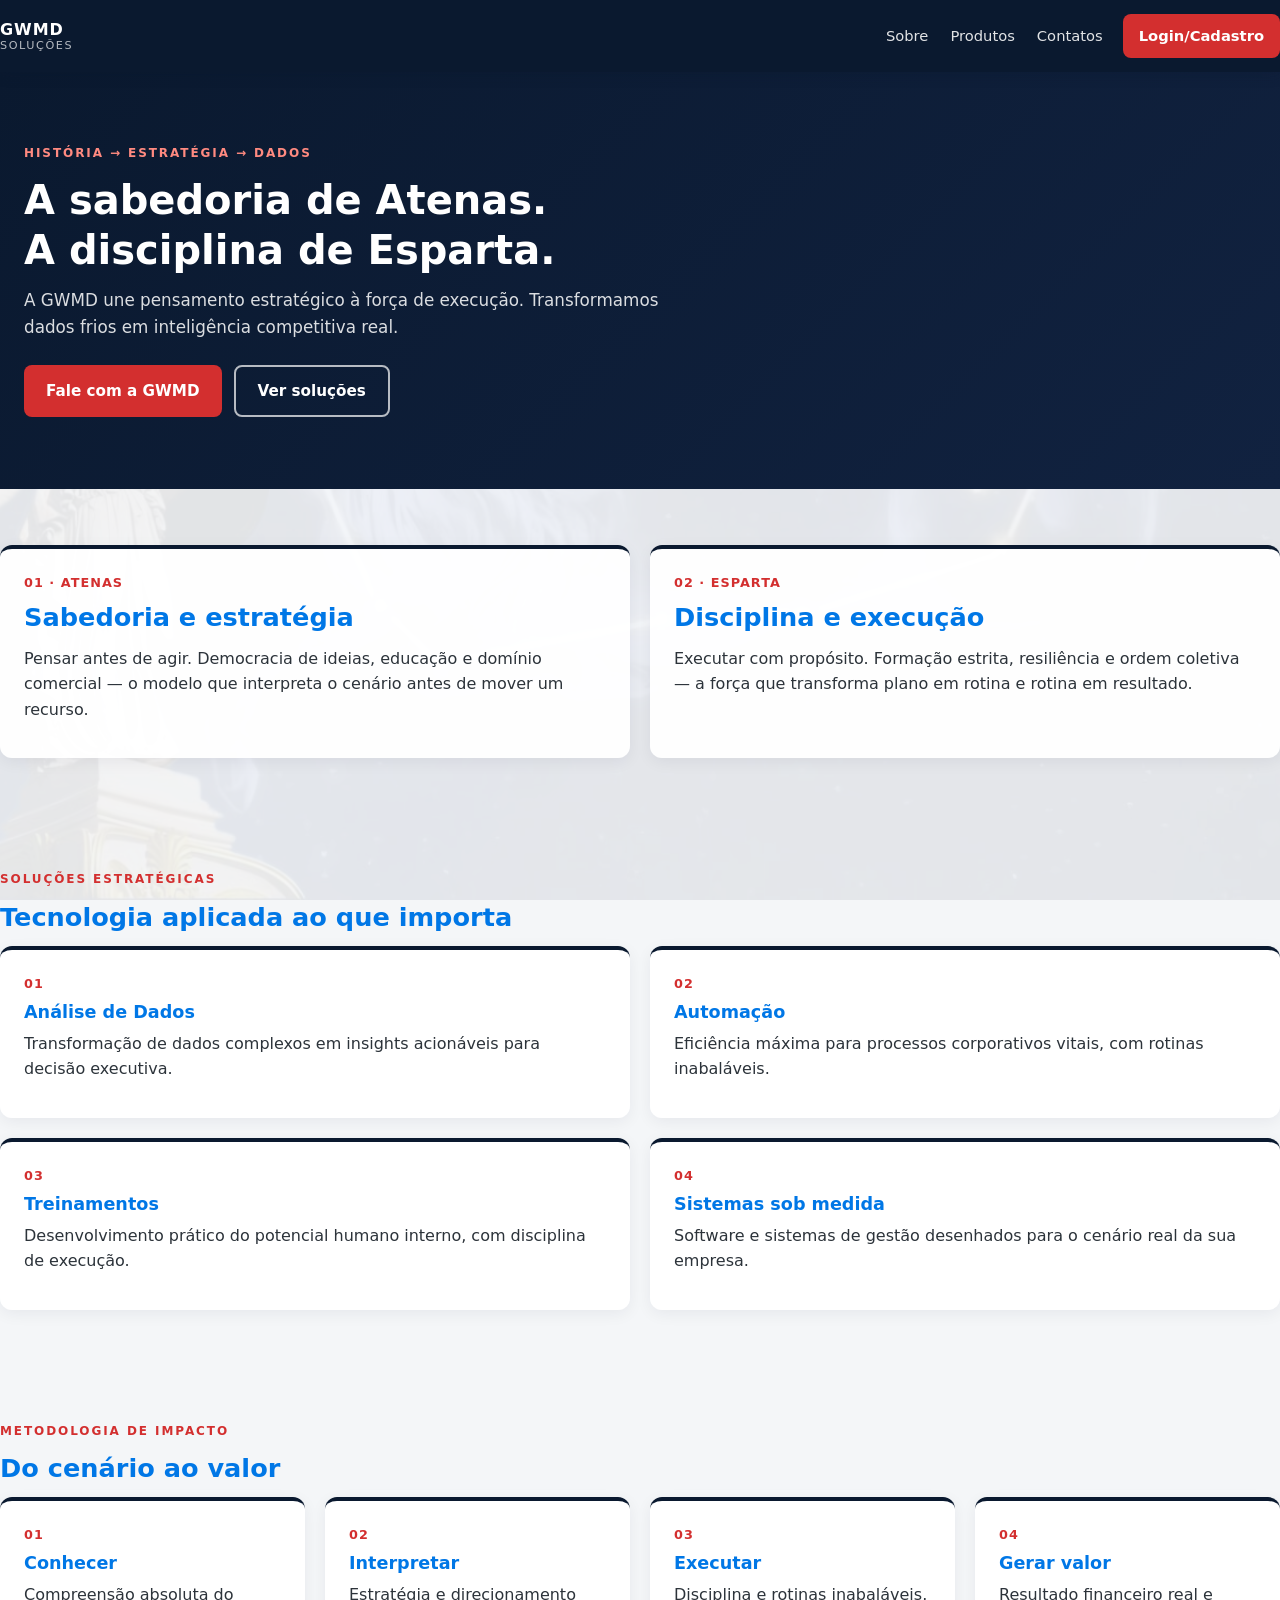
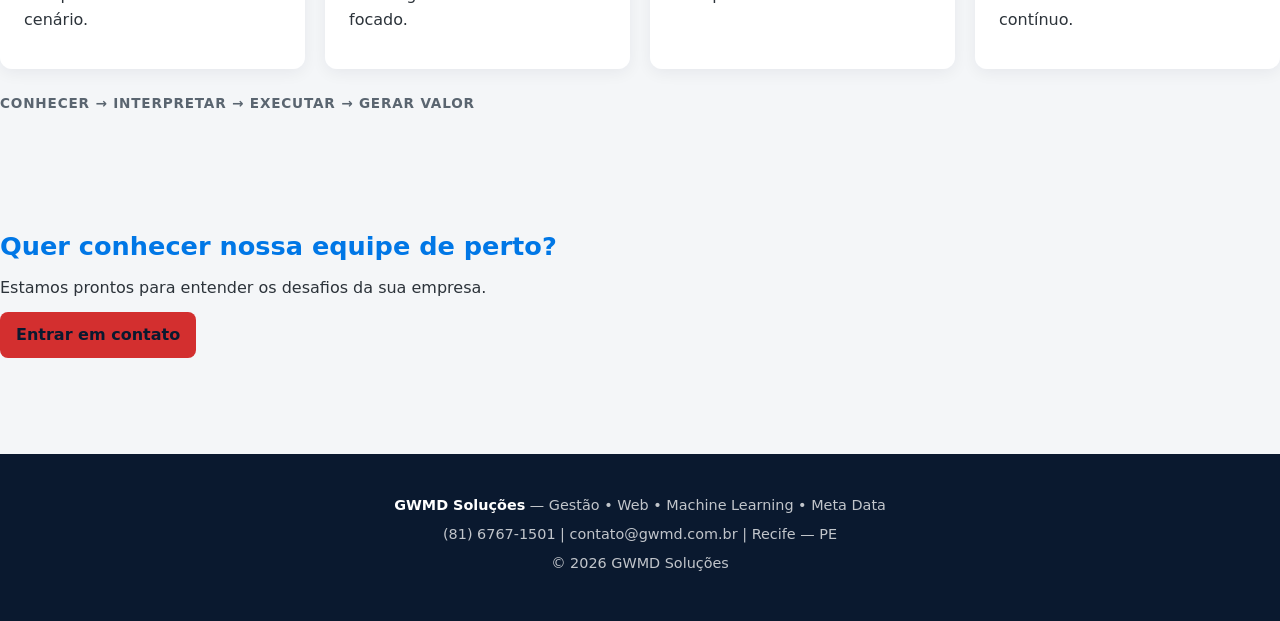
<file: index.html>
<!DOCTYPE html>
<html lang="en">
<head>
    <meta charset="UTF-8">
    <meta name="viewport" content="width=device-width, initial-scale=1.0">
    <title>GWMD Soluções</title>
    <link rel="stylesheet" href="css/style.css">
</head>
<body class="pagina-inicial">

    <!-- menu no topo -->
    <header>
        <div class="container">
            <!-- container centraliza e limita a largura -->

            <div class="logo">
                <strong>GWMD</strong>
                <span>Soluções</span>
            </div>

            <nav>
                <!-- links das páginas -->
                <ul>
                    <li><a href="sobre.html">Sobre</a></li>
                    <li><a href="produtos.html">Produtos</a></li>
                    <li><a href="contatos.html">Contatos</a></li>
                    <li><a href="login.html" class="btn-nav">Login/Cadastro</a></li>
                </ul>
            </nav>
        </div>
    </header>

    <!-- seção de identidade-->
    <section class="identidade">
        <div class="container-pagina">
            <p class="eyebrow">História → Estratégia → Dados</p>

            <h1>A sabedoria de Atenas.<br>A disciplina de Esparta.</h1>
         
            <p class="subtitle">
                A GWMD une pensamento estratégico à força de execução.
                Transformamos dados frios em inteligência competitiva real.
            </p>

            <div class="acoes-identidade">
                <!-- botões principais -->
                <a href="contatos.html" class="btn">Fale com a GWMD</a>
                <a href="produtos.html" class="btn btn-outline">Ver soluções</a>
            </div>
        </div>
    </section>

    <!-- bloco atenas x esparta (oque vai ser o diferencial talvez seja isso mesmo de unir o antigo com o atual, e eu sou meio suspeito a dizer sobre o antigo até pq a filosofia socratica é algo que eu gosto muito)-->
    <section class="legado">
        <div class="container grid-2">
            <article class="card">
                <p class="card-label">01 · Atenas</p>
                <h2>Sabedoria e estratégia</h2>
                <p>
                    Pensar antes de agir. Democracia de ideias, educação e domínio comercial —
                    o modelo que interpreta o cenário antes de mover um recurso.
                </p>
            </article>

            <article class="card">
                <p class="card-label">02 · Esparta</p>
                <h2>Disciplina e execução</h2>
                <p>
                    Executar com propósito. Formação estrita, resiliência e ordem coletiva —
                    a força que transforma plano em rotina e rotina em resultado.
                </p>
            </article>
        </div>
    </section>

    <!-- os 4 serviços -->
    <section class="servicos" id="servicos">
        <div class="container">
            <p class="eyebrow">Soluções estratégicas</p>
            <h2>Tecnologia aplicada ao que importa</h2>

            <div class="grid-2">
                <article class="card">
                    <p class="card-label">01</p>
                    <h3>Análise de Dados</h3>
                    <p>Transformação de dados complexos em insights acionáveis para decisão executiva.</p>
                </article>

                <article class="card">
                    <p class="card-label">02</p>
                    <h3>Automação</h3>
                    <p>Eficiência máxima para processos corporativos vitais, com rotinas inabaláveis.</p>
                </article>

                <article class="card">
                    <p class="card-label">03</p>
                    <h3>Treinamentos</h3>
                    <p>Desenvolvimento prático do potencial humano interno, com disciplina de execução.</p>
                </article>

                <article class="card">
                    <p class="card-label">04</p>
                    <h3>Sistemas sob medida</h3>
                    <p>Software e sistemas de gestão desenhados para o cenário real da sua empresa.</p>
                </article>
            </div>
        </div>
    </section>

    <!-- metodologia em 4 passos -->
    <section class="metodologia">
        <div class="container">
            <p class="eyebrow">Metodologia de impacto</p>
            <h2>Do cenário ao valor</h2>

            <div class="grid-4">
                <article class="card">
                    <p class="card-label">01</p>
                    <h3>Conhecer</h3>
                    <p>Compreensão absoluta do cenário.</p>
                </article>
                <article class="card">
                    <p class="card-label">02</p>
                    <h3>Interpretar</h3>
                    <p>Estratégia e direcionamento focado.</p>
                </article>
                <article class="card">
                    <p class="card-label">03</p>
                    <h3>Executar</h3>
                    <p>Disciplina e rotinas inabaláveis.</p>
                </article>
                <article class="card">
                    <p class="card-label">04</p>
                    <h3>Gerar valor</h3>
                    <p>Resultado financeiro real e contínuo.</p>
                </article>
            </div>

            <p class="etapas-line">CONHECER → INTERPRETAR → EXECUTAR → GERAR VALOR</p>
        </div>
    </section>

    <!-- mais uma vendida de peixe, pro contato -->
   <section class="cta-sobre">
                <h2>Quer conhecer nossa equipe de perto?</h2>
                <p>Estamos prontos para entender os desafios da sua empresa.</p>
            <div class="bt-cta" > <a href="contatos.html">Entrar em contato</a></div> 
            </section>

    <!-- rodapé com contato  -->
    <footer>
        <div class="container">
            <p><strong>GWMD Soluções</strong> — Gestão • Web • Machine Learning • Meta Data</p>
            <p>(81) 6767-1501 | contato@gwmd.com.br | Recife — PE</p>
            <p>&copy; 2026 GWMD Soluções</p>
        </div>
    </footer>

</body>
</html>
</file>
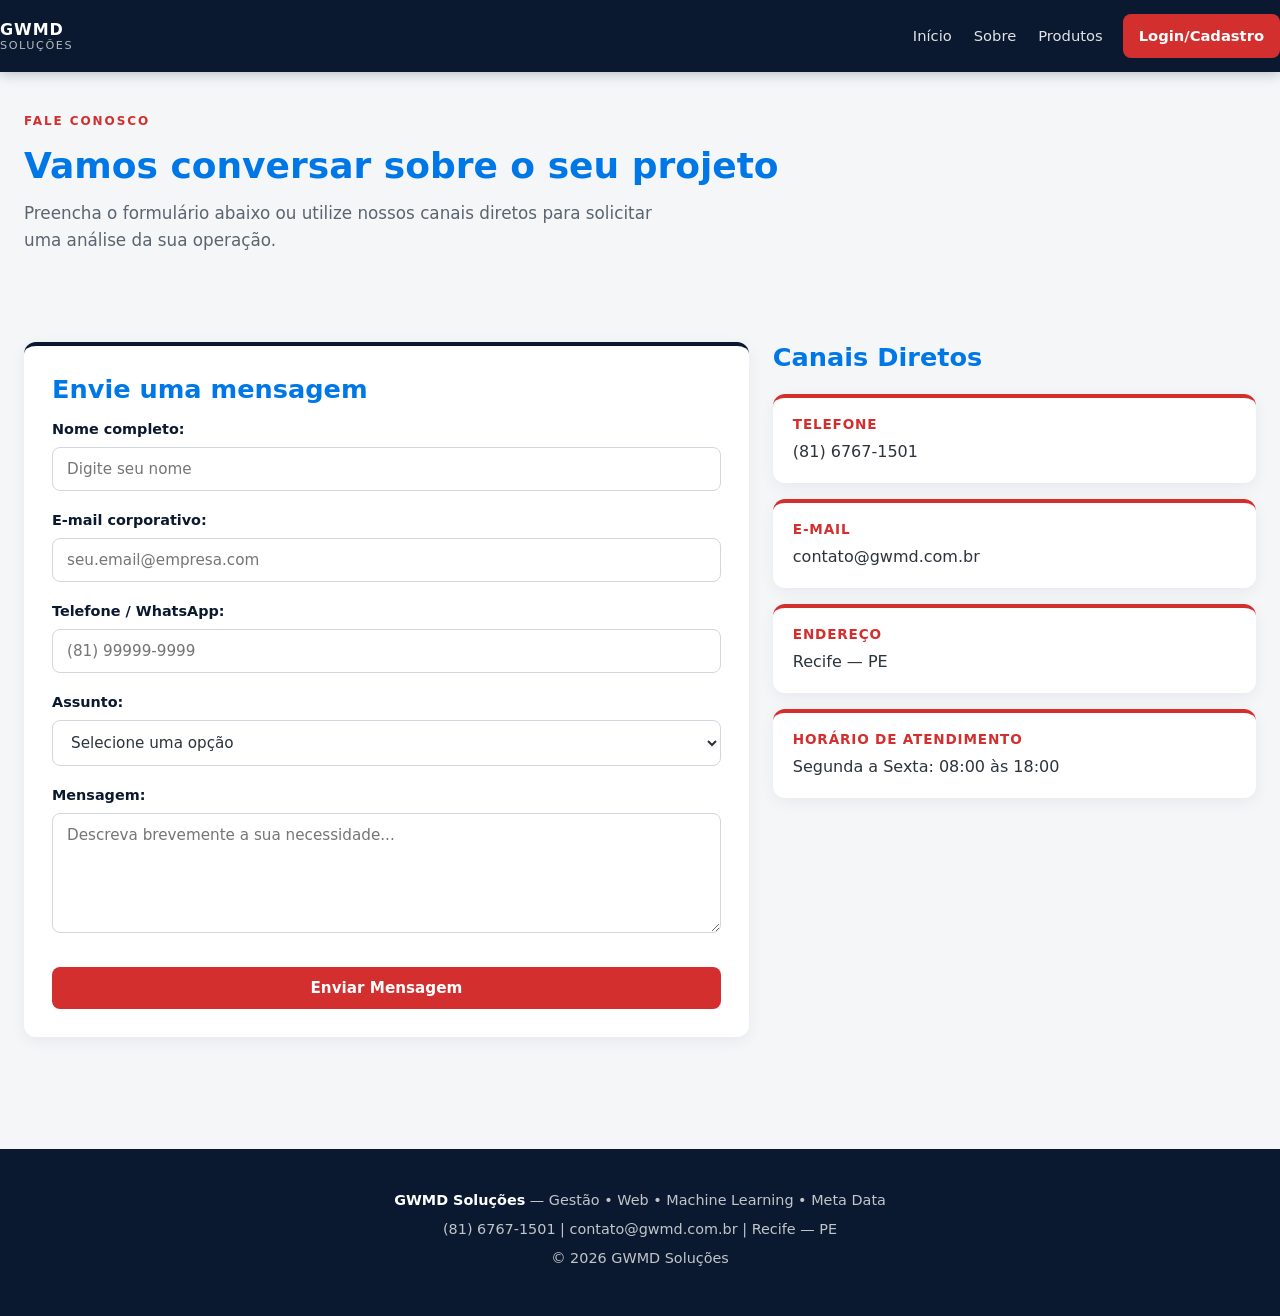
<file: contatos.html>
<!DOCTYPE html>
<html lang="en">
<head>
    <meta charset="UTF-8">
    <meta name="viewport" content="width=device-width, initial-scale=1.0">
    <title>Contatos </title>
    <link rel="stylesheet" href="css/style.css">
    <link rel="stylesheet" href="css/cta.css">
</head>
<body>
    <header>
        <div class="container">
            <!-- alinhamento da marca -->
            <div class="logo">
                <strong>GWMD</strong>
                <span>Soluções</span>
            </div>
            <nav>
                <!-- links das páginas -->
                <ul>
                    <li><a href="index.html">Início</a></li>
                    <li><a href="sobre.html">Sobre</a></li>
                    <li><a href="produtos.html">Produtos</a></li>
                    <li><a href="login.html" class="btn-nav">Login/Cadastro</a></li>
                </ul>
            </nav>
        </div>
    </header>

    <!-- conteúdo principal da página de contato -->
    <main class="pagina-contato">
        <div class="container-pagina">
            
            <!-- cabeçalho do bloco de contato -->
            <section class="contato-hero">
                <p class="eyebrow">Fale Conosco</p>
                <h1>Vamos conversar sobre o seu projeto</h1>
                <p class="subtitle">
                    Preencha o formulário abaixo ou utilize nossos canais diretos para solicitar uma análise da sua operação.
                </p>
            </section>

            <!-- formulário e dados de atendimento lado a lado -->
            <section class="bloco-contato">
                
                <!-- formulário para o cliente enviar mensagem -->
                <article class="formulario-contato">
                    <h2>Envie uma mensagem</h2>
                    <form action="#" method="POST">
                        
                        <!-- campo nome -->
                        <div class="campo">
                            <label for="nome">Nome completo:</label>
                            <input type="text" id="nome" name="nome" placeholder="Digite seu nome" required>
                        </div>

                        <!-- campo email -->
                        <div class="campo">
                            <label for="email">E-mail corporativo:</label>
                            <input type="email" id="email" name="email" placeholder="seu.email@empresa.com" required>
                        </div>

                        <!-- campo telefone -->
                        <div class="campo">
                            <label for="telefone">Telefone / WhatsApp:</label>
                            <input type="tel" id="telefone" name="telefone" placeholder="(81) 99999-9999" required>
                        </div>

                        <!-- assunto do contato -->
                        <div class="campo">
                            <label for="assunto">Assunto:</label>
                            <select id="assunto" name="assunto" required>
                                <option value="">Selecione uma opção</option>
                                <option value="analise">Análise de Dados</option>
                                <option value="automacao">Automação de Processos</option>
                                <option value="machine-learning">Modelos Preditivos e Machine Learning</option>
                                <option value="treinamento">Treinamentos Corporativos</option>
                                <option value="sistema">Sistemas sob Medida</option>
                                <option value="outro">Outros Assuntos</option>
                            </select>
                        </div>

                        <!-- mensagem detalhada -->
                        <div class="campo">
                            <label for="mensagem">Mensagem:</label>
                            <textarea id="mensagem" name="mensagem" rows="5" placeholder="Descreva brevemente a sua necessidade..." required></textarea>
                        </div>

                        <!-- botão de envio -->
                        <button type="submit">Enviar Mensagem</button>
                    </form>
                </article>

                <!-- informações de atendimento -->
                <article class="informacoes-contato">
                    <h2>Canais Diretos</h2>
                    
                    <div class="item-info">
                        <h3>Telefone</h3>
                        <p>(81) 6767-1501</p>
                    </div>

                    <div class="item-info">
                        <h3>E-mail</h3>
                        <p>contato@gwmd.com.br</p>
                    </div>

                    <div class="item-info">
                        <h3>Endereço</h3>
                        <p>Recife — PE</p>
                    </div>

                    <div class="item-info">
                        <h3>Horário de Atendimento</h3>
                        <p>Segunda a Sexta: 08:00 às 18:00</p>
                    </div>
                </article>

            </section>

        </div>
    </main>

    <!-- rodapé padrão do projeto -->
    <footer>
        <div class="container">
            <p><strong>GWMD Soluções</strong> — Gestão • Web • Machine Learning • Meta Data</p>
            <p>(81) 6767-1501 | contato@gwmd.com.br | Recife — PE</p>
            <p>&copy; 2026 GWMD Soluções</p>
        </div>
    </footer>
    <script src="js/produtos-contato.js" defer></script>
</body>
</html>
</file>
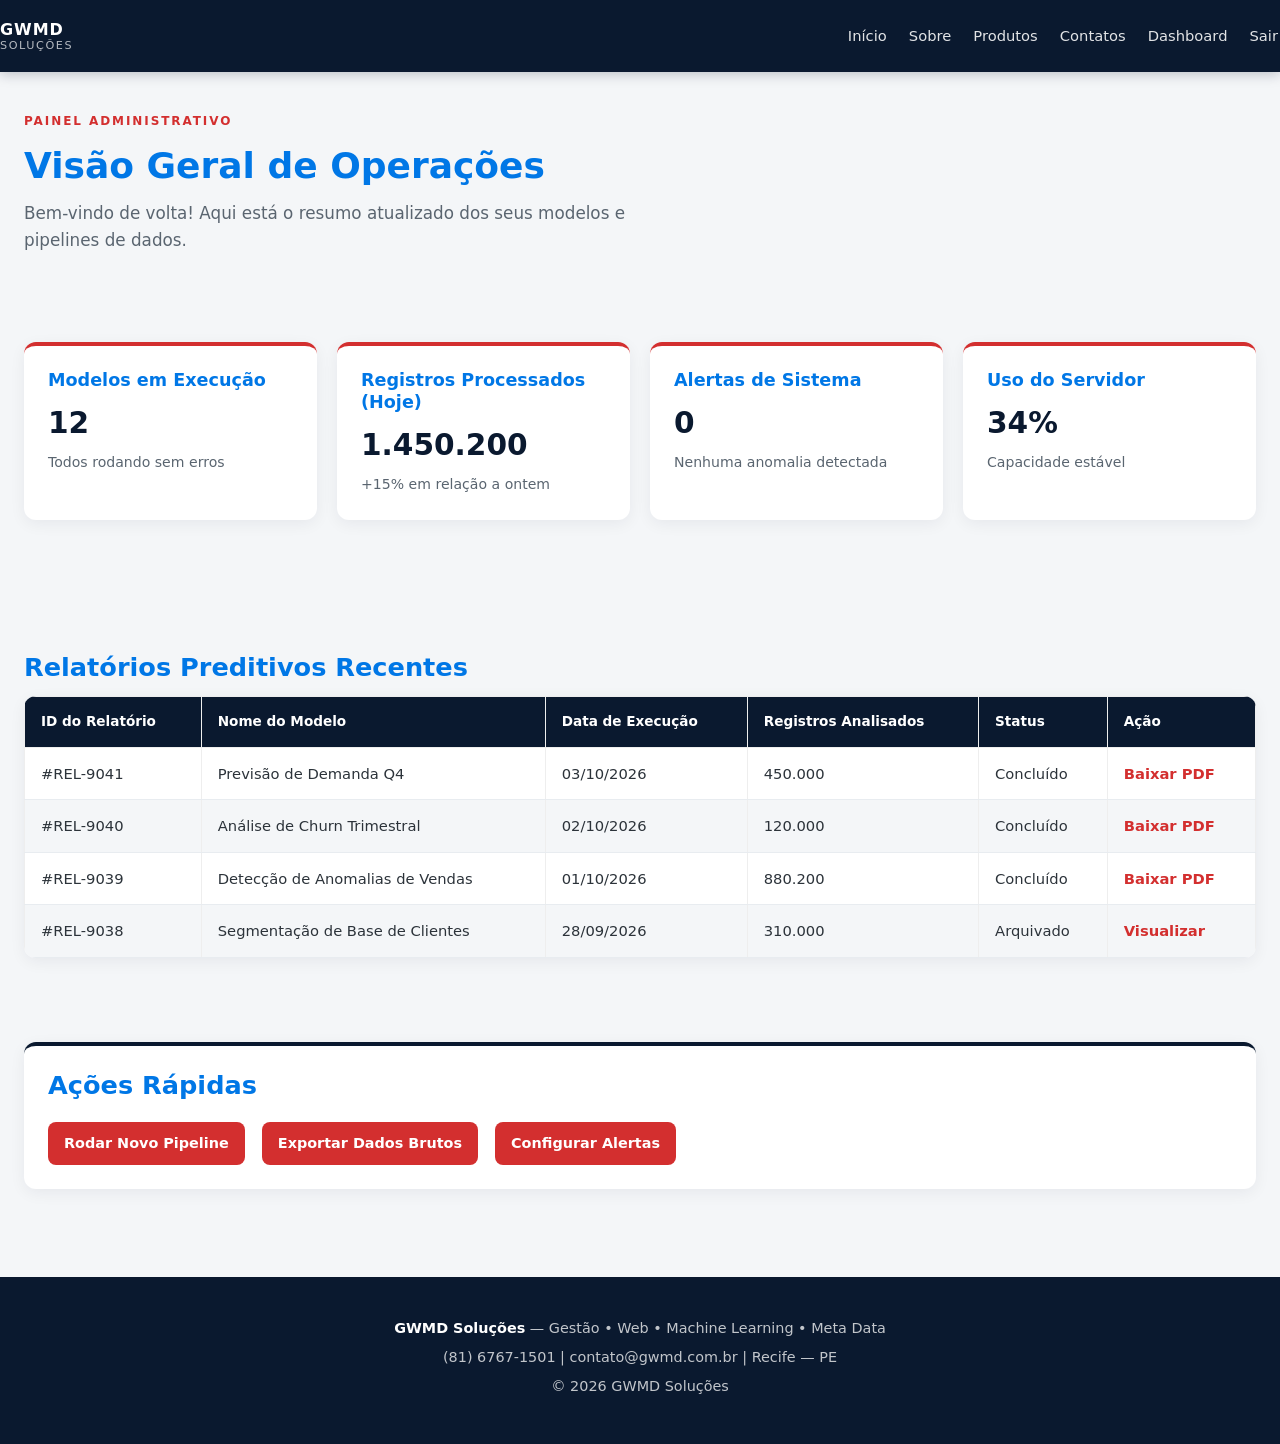
<file: dashboard.html>
<!DOCTYPE html>
<html lang="pt-BR">
<head>
    <meta charset="UTF-8">
    <meta name="viewport" content="width=device-width, initial-scale=1.0">
    <title>Dashboard Interno | GWMD Soluções</title>
    <link rel="stylesheet" href="css/style.css">
    <link rel="stylesheet" href="css/dashboard.css">
</head>
<body>

    <header>
        <div class="container">

            <div class="logo">
                <strong>GWMD</strong>
                <span>Soluções</span>
            </div>
            <nav>
                <!-- links do sistema incluindo o dashboard e opção de sai, pensei nesse "Sair" por conta que eu entrei em um site recentemente que essa opçao era de dificil localização ai eu meio que me senti na obrigação de nao fazer igual o dono daquele site -->
                <ul>
                    <li><a href="index.html">Início</a></li>
                    <li><a href="sobre.html">Sobre</a></li>
                    <li><a href="produtos.html">Produtos</a></li>
                    <li><a href="contatos.html">Contatos</a></li>
                    <li><a href="dashboard.html">Dashboard</a></li>
                    <li><a href="login.html">Sair</a></li>
                </ul>
            </nav>
        </div>
    </header>

    <!-- área principal do painel de controle -->
    <main class="pagina-dashboard">
        <div class="container-pagina">
            <section class="boas-vindas">
                <p class="eyebrow">Painel Administrativo</p>
                <h1>Visão Geral de Operações</h1>
                <p class="subtitle">Bem-vindo de volta! Aqui está o resumo atualizado dos seus modelos e pipelines de dados.</p>
            </section>

            <!-- indicadores principais do sistema -->
            <section class="metricas-grid">
                
                <article class="card-metrica">
                    <h3>Modelos em Execução</h3>
                    <p class="valor-metrica">12</p>
                    <p class="status-metrica">Todos rodando sem erros</p>
                </article>

                <article class="card-metrica">
                    <h3>Registros Processados (Hoje)</h3>
                    <p class="valor-metrica">1.450.200</p>
                    <p class="status-metrica">+15% em relação a ontem</p>
                </article>

                <article class="card-metrica">
                    <h3>Alertas de Sistema</h3>
                    <p class="valor-metrica">0</p>
                    <p class="status-metrica">Nenhuma anomalia detectada</p>
                </article>

                <article class="card-metrica">
                    <h3>Uso do Servidor</h3>
                    <p class="valor-metrica">34%</p>
                    <p class="status-metrica">Capacidade estável</p>
                </article>

            </section>

            <!-- tabela com relatórios de dados -->
            <section class="tabela-relatorios">
                <h2>Relatórios Preditivos Recentes</h2>
                <table border="1">
                    <thead>
                        <tr>
                            <th>ID do Relatório</th>
                            <th>Nome do Modelo</th>
                            <th>Data de Execução</th>
                            <th>Registros Analisados</th>
                            <th>Status</th>
                            <th>Ação</th>
                        </tr>
                    </thead>
                    <tbody>
                        <tr>
                            <td>#REL-9041</td>
                            <td>Previsão de Demanda Q4</td>
                            <td>03/10/2026</td>
                            <td>450.000</td>
                            <td>Concluído</td>
                            <td><a href="#">Baixar PDF</a></td>
                        </tr>
                        <tr>
                            <td>#REL-9040</td>
                            <td>Análise de Churn Trimestral</td>
                            <td>02/10/2026</td>
                            <td>120.000</td>
                            <td>Concluído</td>
                            <td><a href="#">Baixar PDF</a></td>
                        </tr>
                        <tr>
                            <td>#REL-9039</td>
                            <td>Detecção de Anomalias de Vendas</td>
                            <td>01/10/2026</td>
                            <td>880.200</td>
                            <td>Concluído</td>
                            <td><a href="#">Baixar PDF</a></td>
                        </tr>
                        <tr>
                            <td>#REL-9038</td>
                            <td>Segmentação de Base de Clientes</td>
                            <td>28/09/2026</td>
                            <td>310.000</td>
                            <td>Arquivado</td>
                            <td><a href="#">Visualizar</a></td>
                        </tr>
                    </tbody>
                </table>
            </section>

            <!-- ações rápidas do painel -->
            <section class="acoes-dashboard">
                <h2>Ações Rápidas</h2>
                <a href="#">Rodar Novo Pipeline</a>
                <a href="#">Exportar Dados Brutos</a>
                <a href="#">Configurar Alertas</a>
            </section>

        </div>
    </main>
    <footer>
        <div class="container">
            <p><strong>GWMD Soluções</strong> — Gestão • Web • Machine Learning • Meta Data</p>
            <p>(81) 6767-1501 | contato@gwmd.com.br | Recife — PE</p>
            <p>&copy; 2026 GWMD Soluções</p>
        </div>
    </footer>
</body>
</html>
</file>
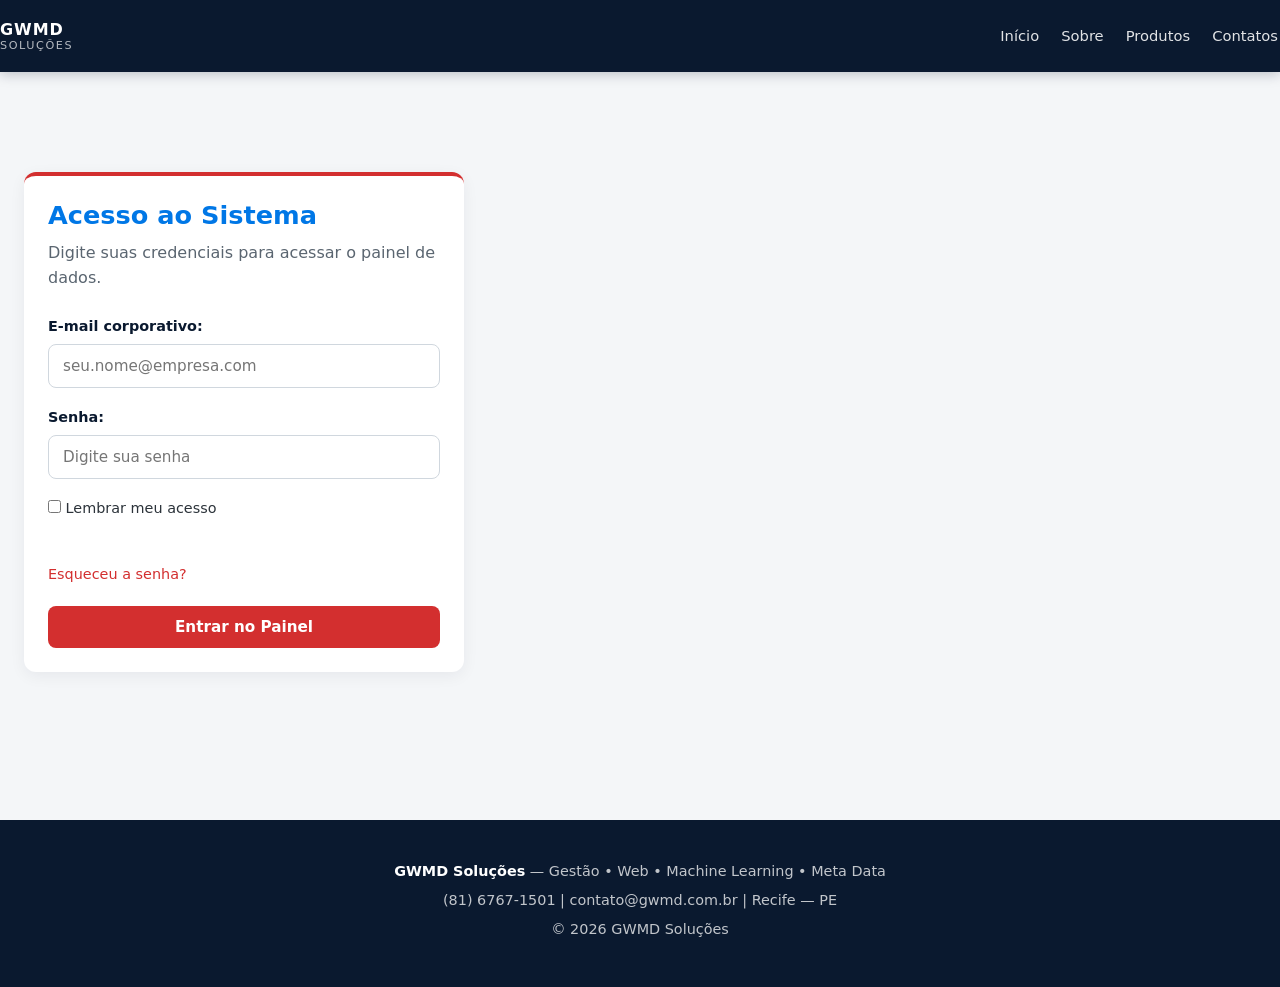
<file: login.html>
<!DOCTYPE html>
<html lang="en">
<head>
    <meta charset="UTF-8">
    <meta name="viewport" content="width=device-width, initial-scale=1.0">
    <title>Login/Cadastro - GWMD Soluções</title>
    <link rel="stylesheet" href="css/style.css">
    <link rel="stylesheet" href="css/login.css">
</head>
<body>
    <header>
        <div class="container">
            
            <div class="logo">
                <strong>GWMD</strong>
                <span>Soluções</span>
            </div>
            <nav>
    
                <ul>
                    <li><a href="index.html">Início</a></li>
                    <li><a href="sobre.html">Sobre</a></li>
                    <li><a href="produtos.html">Produtos</a></li>
                    <li><a href="contatos.html">Contatos</a></li>
                </ul>
            </nav>
        </div>
    </header>

    
    <main class="area-login">
        <div class="container-pagina">
            <section class="card-login">
                <h2>Acesso ao Sistema</h2>
                <p>Digite suas credenciais para acessar o painel de dados.</p>

                <!-- formulário cru que tive que aprendi a fazer dps de 3 hrs de Yt-->
                <form action="dashboard.html" method="get">
                    
                    <!-- campo do e-mail/senha e tals -->
                    <div class="campo">
                        <label for="email">E-mail corporativo:</label>
                        <input type="email" id="email" name="email" placeholder="seu.nome@empresa.com" required>
                    </div>
                    <div class="campo">
                        <label for="senha">Senha:</label>
                        <input type="password" id="senha" name="senha" placeholder="Digite sua senha" required>
                    </div>
                    <div class="opcoes-login">
                        <label>
                            <input type="checkbox" name="lembrar"> Lembrar meu acesso
                        </label>
                        <br>
                        <a href="#">Esqueceu a senha?</a>
                    </div>

                    <!-- botão de confirmação -->
                    <button type="submit">Entrar no Painel</button>
                </form>
            </section>
        </div>
    </main>

    <!-- rodapé do site -->
    <footer>
        <div class="container">
            <p><strong>GWMD Soluções</strong> — Gestão • Web • Machine Learning • Meta Data</p>
            <p>(81) 6767-1501 | contato@gwmd.com.br | Recife — PE</p>
            <p>&copy; 2026 GWMD Soluções</p>
        </div>
    </footer>
</body>
</html>
</file>
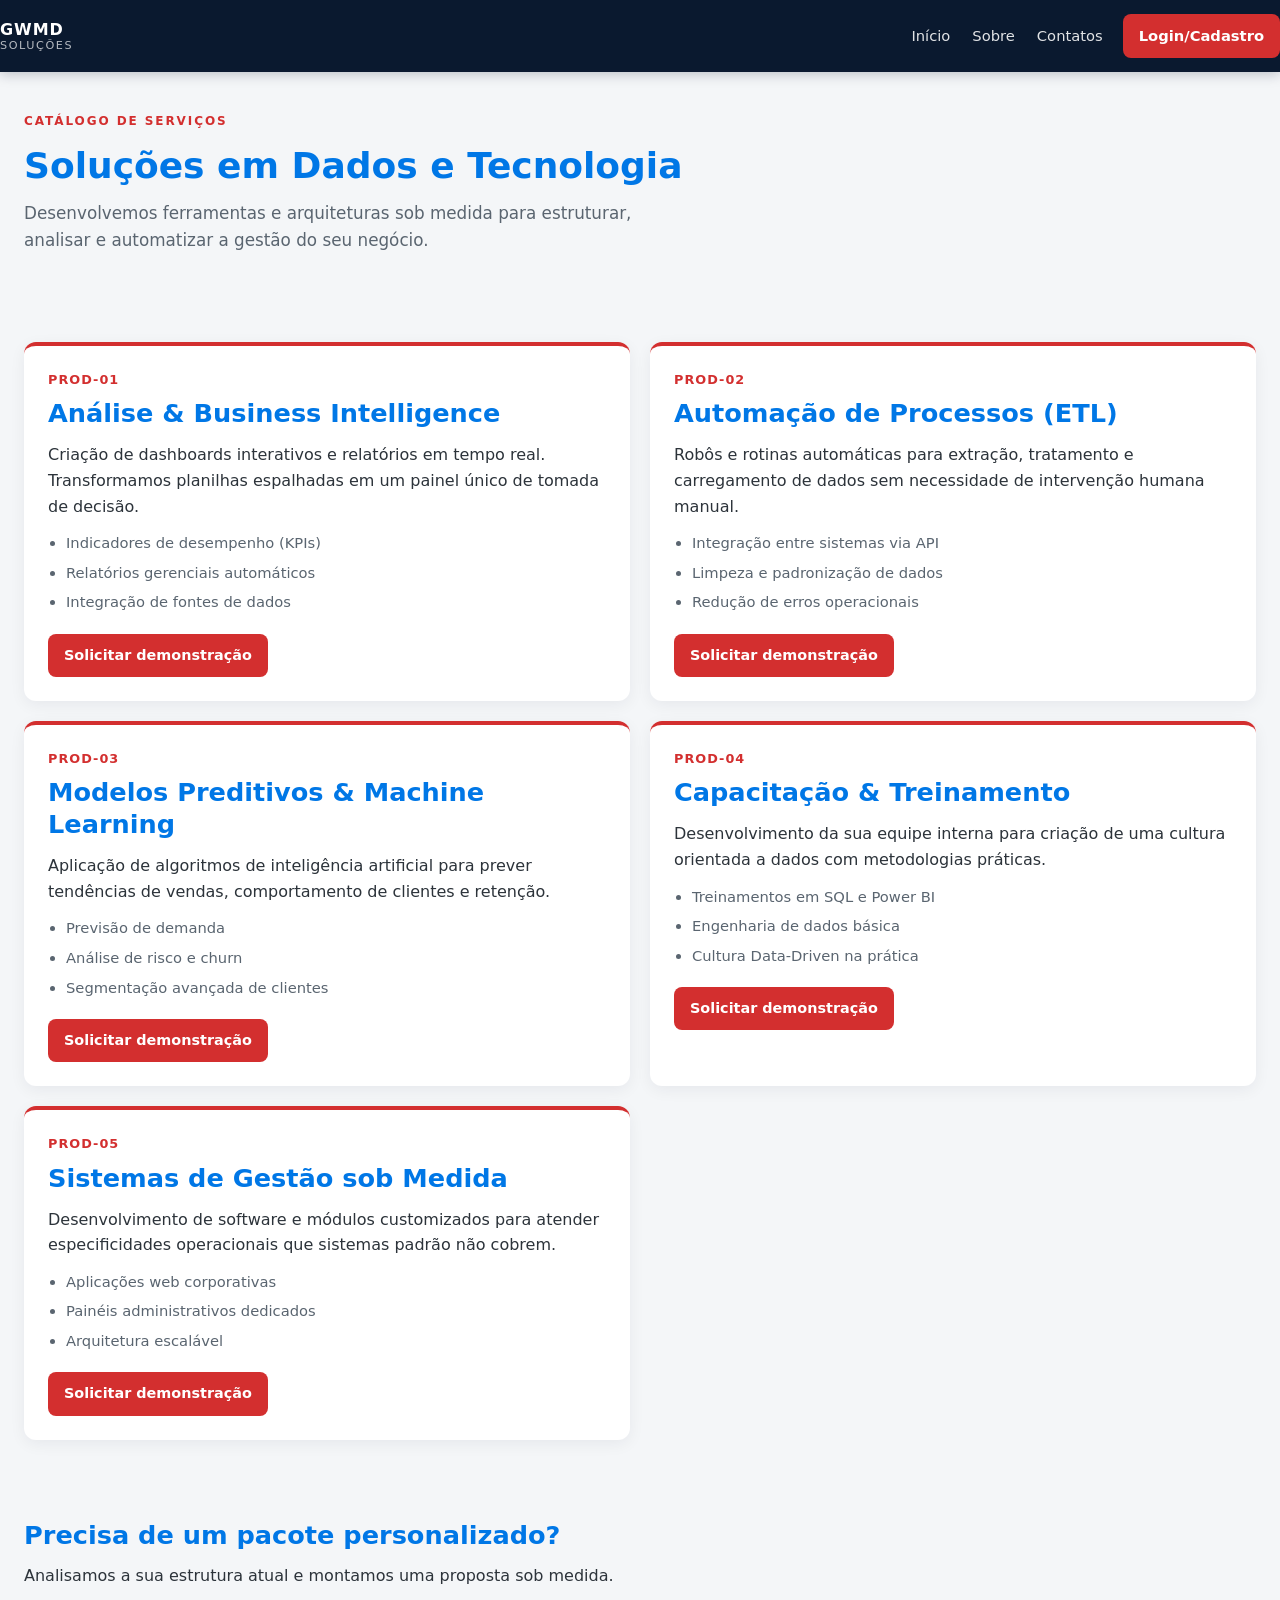
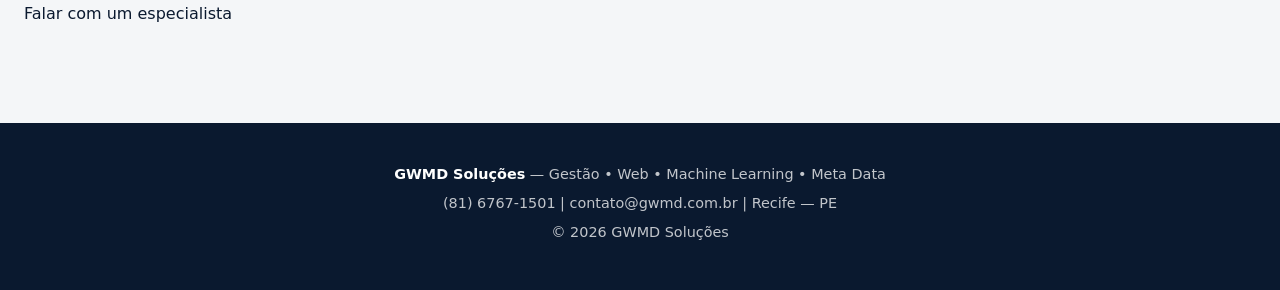
<file: produtos.html>
<!DOCTYPE html>
<html lang="en">
<head>
    <meta charset="UTF-8">
    <meta name="viewport" content="width=device-width, initial-scale=1.0">
    <title>Produtos - GWMD Soluções</title>
    <link rel="stylesheet" href="css/style.css">
    <link rel="stylesheet" href="css/produtos.css">

</head>
<body>
      <header>
        <div class="container">
            
            <div class="logo">
                <strong>GWMD</strong>
                <span>Soluções</span>
            </div>
            <nav>
    
                <ul>
                    <li><a href="index.html">Início</a></li>
                    <li><a href="sobre.html">Sobre</a></li>
                    <li><a href="contatos.html">Contatos</a></li>
                    <li><a href="login.html" class="btn-nav">Login/Cadastro</a></li>
                </ul>
            </nav>
        </div>
    </header>
    <main class="pagina-produtos">
        <div class="container-pagina">
            
            <!-- cabeçalho da seção de soluções -->
            <section class="produtos-hero">
                <p class="eyebrow">Catálogo de Serviços</p>
                <h1>Soluções em Dados e Tecnologia</h1>
                <p class="subtitle">
                    Desenvolvemos ferramentas e arquiteturas sob medida para estruturar, analisar e automatizar a gestão do seu negócio.
                </p>
            </section>

            <!-- lista com os produtos  -->
            <section class="lista-produtos">
                
                <!-- produto 1 -->
                <article class="card-produto">
                    <p class="codigo-produto">PROD-01</p>
                    <h2>Análise & Business Intelligence</h2>
                    <p>
                        Criação de dashboards interativos e relatórios em tempo real. Transformamos planilhas espalhadas em um painel único de tomada de decisão.
                    </p>
                    <ul>
                        <li>Indicadores de desempenho (KPIs)</li>
                        <li>Relatórios gerenciais automáticos</li>
                        <li>Integração de fontes de dados</li>
                    </ul>
                    <a href="contatos.html?produto=analise-bi">Solicitar demonstração</a>
                </article>

                <!-- produto 2 -->
                <article class="card-produto">
                    <p class="codigo-produto">PROD-02</p>
                    <h2>Automação de Processos (ETL)</h2>
                    <p>
                        Robôs e rotinas automáticas para extração, tratamento e carregamento de dados sem necessidade de intervenção humana manual.
                    </p>
                    <ul>
                        <li>Integração entre sistemas via API</li>
                        <li>Limpeza e padronização de dados</li>
                        <li>Redução de erros operacionais</li>
                    </ul>
                    <a href="contatos.html?produto=automacao">Solicitar demonstração</a>
                </article>

                <!-- produto 3 -->
                <article class="card-produto">
                    <p class="codigo-produto">PROD-03</p>
                    <h2>Modelos Preditivos & Machine Learning</h2>
                    <p>
                        Aplicação de algoritmos de inteligência artificial para prever tendências de vendas, comportamento de clientes e retenção.
                    </p>
                    <ul>
                        <li>Previsão de demanda</li>
                        <li>Análise de risco e churn</li>
                        <li>Segmentação avançada de clientes</li>
                    </ul>
                    <a href="contatos.html?produto=machine-learning">Solicitar demonstração</a>
                </article>

                <!-- produto 4 -->
                <article class="card-produto">
                    <p class="codigo-produto">PROD-04</p>
                    <h2>Capacitação & Treinamento</h2>
                    <p>
                        Desenvolvimento da sua equipe interna para criação de uma cultura orientada a dados com metodologias práticas.
                    </p>
                    <ul>
                        <li>Treinamentos em SQL e Power BI</li>
                        <li>Engenharia de dados básica</li>
                        <li>Cultura Data-Driven na prática</li>
                    </ul>
                    <a href="contatos.html?produto=treinamento">Solicitar demonstração</a>
                </article>

                <!-- produto 5 -->
                <article class="card-produto">
                    <p class="codigo-produto">PROD-05</p>
                    <h2>Sistemas de Gestão sob Medida</h2>
                    <p>
                        Desenvolvimento de software e módulos customizados para atender especificidades operacionais que sistemas padrão não cobrem.
                    </p>
                    <ul>
                        <li>Aplicações web corporativas</li>
                        <li>Painéis administrativos dedicados</li>
                        <li>Arquitetura escalável</li>
                    </ul>
                    <a href="contatos.html?produto=sistema">Solicitar demonstração</a>
                </article>

            </section>
            <section class="cta-produtos">
                <h2>Precisa de um pacote personalizado?</h2>
                <p>Analisamos a sua estrutura atual e montamos uma proposta sob medida.</p>
                <a href="contatos.html">Falar com um especialista</a>
            </section>

        </div>
    </main>
    <footer>
        <div class="container">
            <p><strong>GWMD Soluções</strong> — Gestão • Web • Machine Learning • Meta Data</p>
            <p>(81) 6767-1501 | contato@gwmd.com.br | Recife — PE</p>
            <p>&copy; 2026 GWMD Soluções</p>
        </div>
    </footer>
</body>
</html>
</file>
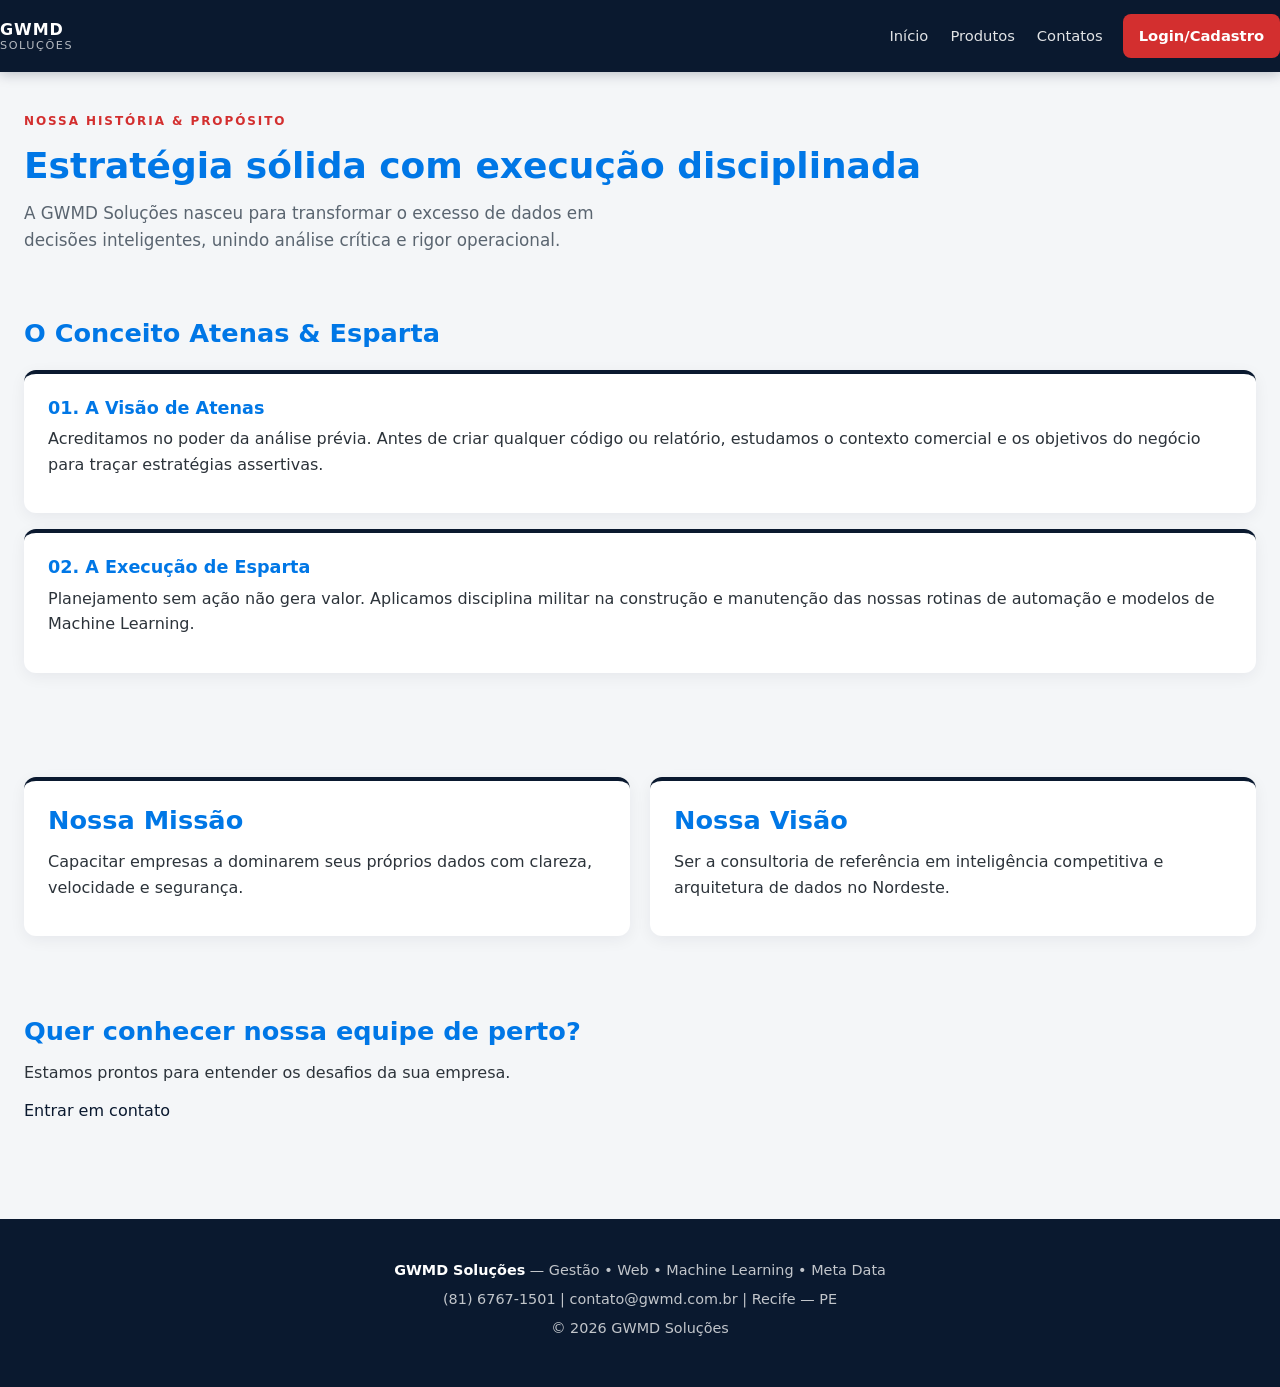
<file: sobre.html>
<!DOCTYPE html>
<html lang="en">
<head>
    <meta charset="UTF-8">
    <meta name="viewport" content="width=device-width, initial-scale=1.0">
    <title>Sobre - GWMD Soluções</title>
    <link rel="stylesheet" href="css/style.css">
    <link rel="stylesheet" href="css/sobre.css">
</head>
<body>
    <header>
        <div class="container">
            <!-- alinhamento da marca -->
            <div class="logo">
                <strong>GWMD</strong>
                <span>Soluções</span>
            </div>
            <nav>
                <!-- links das páginas -->
                <ul>
                    <li><a href="index.html">Início</a></li>
                    <li><a href="produtos.html">Produtos</a></li>
                    <li><a href="contatos.html">Contatos</a></li>
                    <li><a href="login.html" class="btn-nav">Login/Cadastro</a></li>
                </ul>
            </nav>
        </div>
    </header>

    <!-- conteúdo principal da página sobre -->
    <main class="pagina-sobre">
        <div class="container-pagina">
            <section class="sobre-hero">
                <p class="eyebrow">Nossa História & Propósito</p>
                <h1>Estratégia sólida com execução disciplinada</h1>
                <p class="subtitle">
                    A GWMD Soluções nasceu para transformar o excesso de dados em decisões inteligentes, unindo análise crítica e rigor operacional.
                </p>
            </section>
            <section class="filosofia">
                <h2>O Conceito Atenas & Esparta</h2>
                
                <article class="pilar">
                    <h3>01. A Visão de Atenas</h3>
                    <p>
                        Acreditamos no poder da análise prévia. Antes de criar qualquer código ou relatório, estudamos o contexto comercial e os objetivos do negócio para traçar estratégias assertivas.
                    </p>
                </article>

                <article class="pilar">
                    <h3>02. A Execução de Esparta</h3>
                    <p>
                        Planejamento sem ação não gera valor. Aplicamos disciplina militar na construção e manutenção das nossas rotinas de automação e modelos de Machine Learning.
                    </p>
                </article>
            </section>

            <!-- resumo do que a consultoria entrega  -->
            <section class="missao-visao">
                <article class="bloco-info">
                    <h2>Nossa Missão</h2>
                    <p>Capacitar empresas a dominarem seus próprios dados com clareza, velocidade e segurança.</p>
                </article>

                <article class="bloco-info">
                    <h2>Nossa Visão</h2>
                    <p>Ser a consultoria de referência em inteligência competitiva e arquitetura de dados no Nordeste.</p>
                </article>
            </section>
            <section class="cta-sobre">
                <h2>Quer conhecer nossa equipe de perto?</h2>
                <p>Estamos prontos para entender os desafios da sua empresa.</p>
                <a href="contatos.html">Entrar em contato</a>
            </section>

        </div>
    </main>

    <!-- rodapé padrão do projeto o famoso Ctrl Z ctrl v -->
    <footer>
        <div class="container">
            <p><strong>GWMD Soluções</strong> — Gestão • Web • Machine Learning • Meta Data</p>
            <p>(81) 6767-1501 | contato@gwmd.com.br | Recife — PE</p>
            <p>&copy; 2026 GWMD Soluções</p>
        </div>
    </footer>
</body>
</html>
</file>
<file: css/style.css>
* {
    margin: 0;
    padding: 0;
    box-sizing: border-box;
}

html {
    scroll-behavior: smooth;
}

body {
    font-family: "Inter", system-ui, sans-serif;
    background: #f4f6f8;
    color: #2c333a;
    line-height: 1.6;
    min-height: 100vh;
}

body.pagina-inicial {
    isolation: isolate;
}

body.pagina-inicial::before {
    content: "";
    position: fixed;
    inset: 0;
    z-index: -1;
    background: url("../img/minervaebode.jpg") center / cover no-repeat;
    opacity: 0.07;
    pointer-events: none;
}

img { max-width: 100%; display: block; }

a {
    color: #0a192f;
    text-decoration: none;
    transition: color 0.2s ease, background-color 0.2s ease, transform 0.2s ease, box-shadow 0.2s ease;
}

a:hover { color: #d32f2f; }

ul { list-style: none; }

h1, h2, h3, h4 {
    color: #0077e6;
    line-height: 1.25;
    font-weight: 700;
}

h1 { font-size: 2.25rem; margin-bottom: 0.75rem; }
h2 { font-size: 1.6rem; margin-bottom: 0.75rem; }
h3 { font-size: 1.1rem; margin-bottom: 0.4rem; }

p { margin-bottom: 0.75rem; }

.container-pagina {
    width: 100%;
    max-width: 1280px;
    margin: 0 auto;
    padding-left: 24px;
    padding-right: 24px;
}

/*  header  */
header {
    background: #0a192f;
    color: #fff;
    position: sticky;
    top: 0;
    z-index: 100;
    box-shadow: 0 2px 12px rgba(10, 25, 47, 0.25);
}

header .container {
    display: flex;
    align-items: center;
    justify-content: space-between;
    min-height: 72px;
    gap: 24px;
}

.logo {
    display: flex;
    flex-direction: column;
    line-height: 1.2;
    color: #fff;
    font-weight: 700;
    letter-spacing: 0.06em;
}

.logo strong { color: #fff; }

.logo span {
    font-size: 0.7rem;
    font-weight: 500;
    color: rgba(255, 255, 255, 0.7);
    text-transform: uppercase;
    letter-spacing: 0.14em;
}

nav ul {
    display: flex;
    align-items: center;
    gap: 8px 18px;
    flex-wrap: wrap;
}

nav a {
    color: rgba(255, 255, 255, 0.88);
    font-size: 0.92rem;
    font-weight: 500;
    padding: 6px 2px;
}

nav a:hover { color: #fff; }

.btn-nav {
    display: inline-flex;
    align-items: center;
    background: #d32f2f;
    color: #fff !important;
    padding: 10px 16px;
    border-radius: 8px;
    font-weight: 600;
}
.btn-nav:hover {
    background: #b71c1c;
    color: #fff !important;
}
/*  botões  */
.btn,
button,
input[type="submit"] {
    display: inline-flex;
    align-items: center;
    justify-content: center;
    background: #d32f2f;
    color: #fff;
    border: none;
    border-radius: 8px;
    padding: 12px 22px;
    font-family: inherit;
    font-size: 0.95rem;
    font-weight: 700;
    cursor: pointer;
    text-decoration: none;
    transition: background-color 0.2s ease, transform 0.2s ease, box-shadow 0.2s ease;
}
.btn:hover,
button:hover {
    background: #b71c1c;
    color: #fff;
    transform: translateY(-2px);
    box-shadow: 0 6px 16px rgba(211, 47, 47, 0.35);
}
.btn-outline {
    background: transparent;
    color: #fff;
    border: 2px solid rgba(255, 255, 255, 0.7);
}
.btn-outline:hover {
    background: #fff;
    color: #0a192f;
    border-color: #fff;
    box-shadow: none;
}
/*  grids  */
.grid-2 {
    display: grid;
    grid-template-columns: repeat(2, 1fr);
    gap: 20px;
}
.grid-4 {
    display: grid;
    grid-template-columns: repeat(4, 1fr);
    gap: 20px;
}
/*  cards das paginas  */
.card,
.card-produto,
.card-metrica,
.pilar,
.bloco-info,
.item-info,
.card-login {
    background: #fff;
    border-radius: 12px;
    padding: 24px;
    box-shadow: 0 4px 16px rgba(10, 25, 47, 0.06);
    border-top: 4px solid #0a192f;
    transition: transform 0.2s ease, box-shadow 0.2s ease;
}
body.pagina-inicial .card {
    background: rgba(255, 255, 255, 0.94);
}

.card:hover,
.card-produto:hover,
.card-metrica:hover,
.pilar:hover,
.bloco-info:hover {
    transform: translateY(-5px);
    box-shadow: 0 10px 28px rgba(10, 25, 47, 0.12);
}
.card-produto,
.card-metrica {
    border-top-color: #d32f2f;
}
.card-label,
.codigo-produto {
    color: #d32f2f;
    font-size: 0.8rem;
    font-weight: 700;
    letter-spacing: 0.08em;
    text-transform: uppercase;
    margin-bottom: 8px;
}
/*  textos auxiliares  */
.eyebrow {
    color: #d32f2f;
    font-size: 0.75rem;
    font-weight: 700;
    letter-spacing: 0.16em;
    text-transform: uppercase;
    margin-bottom: 12px;
}
.subtitle {
    max-width: 640px;
    color: #5a6570;
    font-size: 1.05rem;
    margin-bottom: 24px;
}
.etapas-line {
    margin-top: 24px;
    color: #5a6570;
    font-size: 0.85rem;
    font-weight: 600;
    letter-spacing: 0.06em;
}
section {
    padding: 48px 0;
}
/* indentidade da empresa */
.identidade {
    background: linear-gradient(135deg, #0a192f 0%, #112240 100%);
    color: #fff;
    padding: 72px 0;
}
.identidade h1 {
    color: #fff;
    font-size: 2.5rem;
    max-width: 720px;
}
.identidade .subtitle,
.identidade p {
    color: rgba(255, 255, 255, 0.85);
}
.identidade .eyebrow {
    color: #ff8a80;
}
.acoes-identidade {
    display: flex;
    flex-wrap: wrap;
    gap: 12px;
    margin-top: 8px;
}
.legado,
.servicos,
.metodologia {
    padding: 56px 0;
}
/*  footer  */
footer {
    background: #0a192f;
    color: rgba(255, 255, 255, 0.75);
    padding: 40px 0;
    text-align: center;
    font-size: 0.9rem;
    margin-top: 48px;
}
footer strong { color: #fff; }
footer p { margin-bottom: 6px; }
/*  formulários .campo  */
.campo {
    margin-bottom: 18px;
}
.campo label {
    display: block;
    font-size: 0.9rem;
    font-weight: 600;
    color: #0a192f;
    margin-bottom: 6px;
}
.campo input,
.campo select,
.campo textarea {
    width: 100%;
    padding: 12px 14px;
    font-family: inherit;
    font-size: 0.95rem;
    color: #2c333a;
    background: #fff;
    border: 1px solid #d0d7de;
    border-radius: 8px;
    outline: none;
    transition: border-color 0.2s ease, box-shadow 0.2s ease;
}
.campo textarea {
    min-height: 120px;
    resize: vertical;
}
.campo input:focus,
.campo select:focus,
.campo textarea:focus {
    border-color: #0a192f;
    box-shadow: 0 0 0 3px rgba(10, 25, 47, 0.15);
}
/*  responsivo  */
@media (max-width: 1024px) {
    .grid-4,
    .metricas-grid {
        grid-template-columns: repeat(2, 1fr);
    }
}
@media (max-width: 768px) {
    h1 { font-size: 1.7rem; }
    h2 { font-size: 1.35rem; }
    header .container {
     flex-direction: column;
    align-items: flex-start;
    padding-top: 16px;
    padding-bottom: 16px;
    }
    nav ul {
    width: 100%;
    gap: 8px 12px;
    }
    .identidade { padding: 48px 0; }
    .identidade h1 { font-size: 1.8rem; }
    .grid-2,
    .grid-4,
    .lista-produtos,
    .missao-visao,
    .bloco-contato,
    .metricas-grid {
    grid-template-columns: 1fr;
    }
    table {
    display: block;
    overflow-x: auto;
    }
section { padding: 36px 0; }
}
/* botão de contato que acabou desconfigurando o css*/
.bt-cta {
    display: inline-flex;
    align-items: left;
    background: #d32f2f;
    color: #fff !important;
    padding: 10px 16px;
    border-radius: 8px;
    font-weight: 600;
}
</file>
<file: css/cta.css>
/*  CONTATOS  */
.pagina-contato {
    padding-bottom: 24px;
}

.contato-hero {
    padding-top: 40px;
    padding-bottom: 16px;
}

.bloco-contato {
    display: grid;
    grid-template-columns: 1.2fr 0.8fr;
    gap: 24px;
    align-items: start;
    padding-bottom: 40px;
}

.formulario-contato {
    background: #fff;
    border-radius: 12px;
    padding: 28px;
    box-shadow: 0 4px 16px rgba(10, 25, 47, 0.06);
    border-top: 4px solid #0a192f;
}

.formulario-contato form {
    background: transparent;
    box-shadow: none;
    border: none;
    padding: 0;
}

.formulario-contato button {
    width: 100%;
    margin-top: 8px;
}

.informacoes-contato {
    display: flex;
    flex-direction: column;
    gap: 16px;
}

.informacoes-contato > h2 {
    margin-bottom: 4px;
}

.item-info {
    border-top-color: #d32f2f;
    padding: 18px 20px;
}

.item-info h3 {
    font-size: 0.85rem;
    text-transform: uppercase;
    letter-spacing: 0.06em;
    color: #d32f2f;
}

.item-info p {
    margin-bottom: 0;
    color: #2c333a;
    font-weight: 500;
}
</file>
<file: css/dashboard.css>
/*  DASHBOARD  */
.pagina-dashboard {
    padding-bottom: 40px;
}

.boas-vindas {
    padding-top: 40px;
    padding-bottom: 16px;
}

.metricas-grid {
    display: grid;
    grid-template-columns: repeat(4, 1fr);
    gap: 20px;
    margin-bottom: 36px;
}

.valor-metrica {
    font-size: 1.85rem;
    font-weight: 700;
    color: #0a192f;
    margin: 8px 0 4px;
}

.status-metrica {
    color: #5a6570;
    font-size: 0.88rem;
    margin-bottom: 0;
}

.tabela-relatorios {
    margin-bottom: 36px;
}

table {
    width: 100%;
    border-collapse: collapse;
    background: #fff;
    border-radius: 12px;
    overflow: hidden;
    box-shadow: 0 4px 16px rgba(10, 25, 47, 0.06);
    border: none;
}

thead {
    background: #0a192f;
    color: #fff;
}

thead th {
    text-align: left;
    padding: 14px 16px;
    font-size: 0.85rem;
    font-weight: 600;
}

tbody td {
    text-align: left;
    padding: 14px 16px;
    font-size: 0.92rem;
    border-bottom: 1px solid #e8ecf0;
}

tbody tr:nth-child(even) {
    background: #f4f6f8;
}

tbody tr:hover {
    background: #eef2f6;
}

.tabela-relatorios a {
    color: #d32f2f;
    font-weight: 600;
}

.acoes-dashboard {
    background: #fff;
    border-radius: 12px;
    padding: 24px;
    box-shadow: 0 4px 16px rgba(10, 25, 47, 0.06);
    border-top: 4px solid #0a192f;
}

.acoes-dashboard a {
    display: inline-flex;
    margin: 8px 12px 0 0;
    background: #d32f2f;
    color: #fff;
    padding: 10px 16px;
    border-radius: 8px;
    font-weight: 600;
    font-size: 0.9rem;
}

.acoes-dashboard a:hover {
    background: #b71c1c;
    color: #fff;}
</file>
<file: css/login.css>
/*  LOGIN  */
.area-login {
    padding: 64px 0;
    min-height: calc(100vh - 200px);
    display: flex;
    align-items: center;
}

.area-login .container {
    display: flex;
    justify-content: center;
}

.card-login {
    width: 100%;
    max-width: 440px;
    border-top-color: #d32f2f;
}

.card-login h2 {
    margin-bottom: 8px;
}

.card-login > p {
    color: #5a6570;
    margin-bottom: 24px;
}

.card-login form {
    background: transparent;
    box-shadow: none;
    border: none;
    padding: 0;
}

.opcoes-login {
    display: flex;
    flex-direction: column;
    gap: 10px;
    margin-bottom: 20px;
    font-size: 0.9rem;
}

.opcoes-login a {
    color: #d32f2f;
    font-weight: 500;
}

.card-login button {
    width: 100%;
}
</file>
<file: css/produtos.css>
/*  PRODUTOS  */
.produtos-hero {
    padding-top: 40px;
    padding-bottom: 16px;
}

.lista-produtos {
    display: grid;
    grid-template-columns: repeat(2, 1fr);
    gap: 20px;
    padding-bottom: 32px;
}

.card-produto ul {
    margin: 12px 0 20px;
    padding-left: 18px;
    list-style: disc;
    color: #5a6570;
}

.card-produto li {
    margin-bottom: 6px;
    font-size: 0.92rem;
}

.card-produto > a {
    display: inline-flex;
    background: #d32f2f;
    color: #fff;
    padding: 10px 16px;
    border-radius: 8px;
    font-weight: 600;
    font-size: 0.9rem;
}

.card-produto > a:hover {
    background: #b71c1c;
    color: #fff;
}
</file>
<file: css/sobre.css>
/*  SOBRE  */
.sobre-hero {
    padding-top: 40px;
    padding-bottom: 16px;
}

.filosofia {
    padding: 24px 0 40px;
}

.filosofia > h2 {
    margin-bottom: 20px;
}

.filosofia .pilar {
    margin-bottom: 16px;
}

.missao-visao {
    display: grid;
    grid-template-columns: repeat(2, 1fr);
    gap: 20px;
    padding-bottom: 32px;}
</file>
